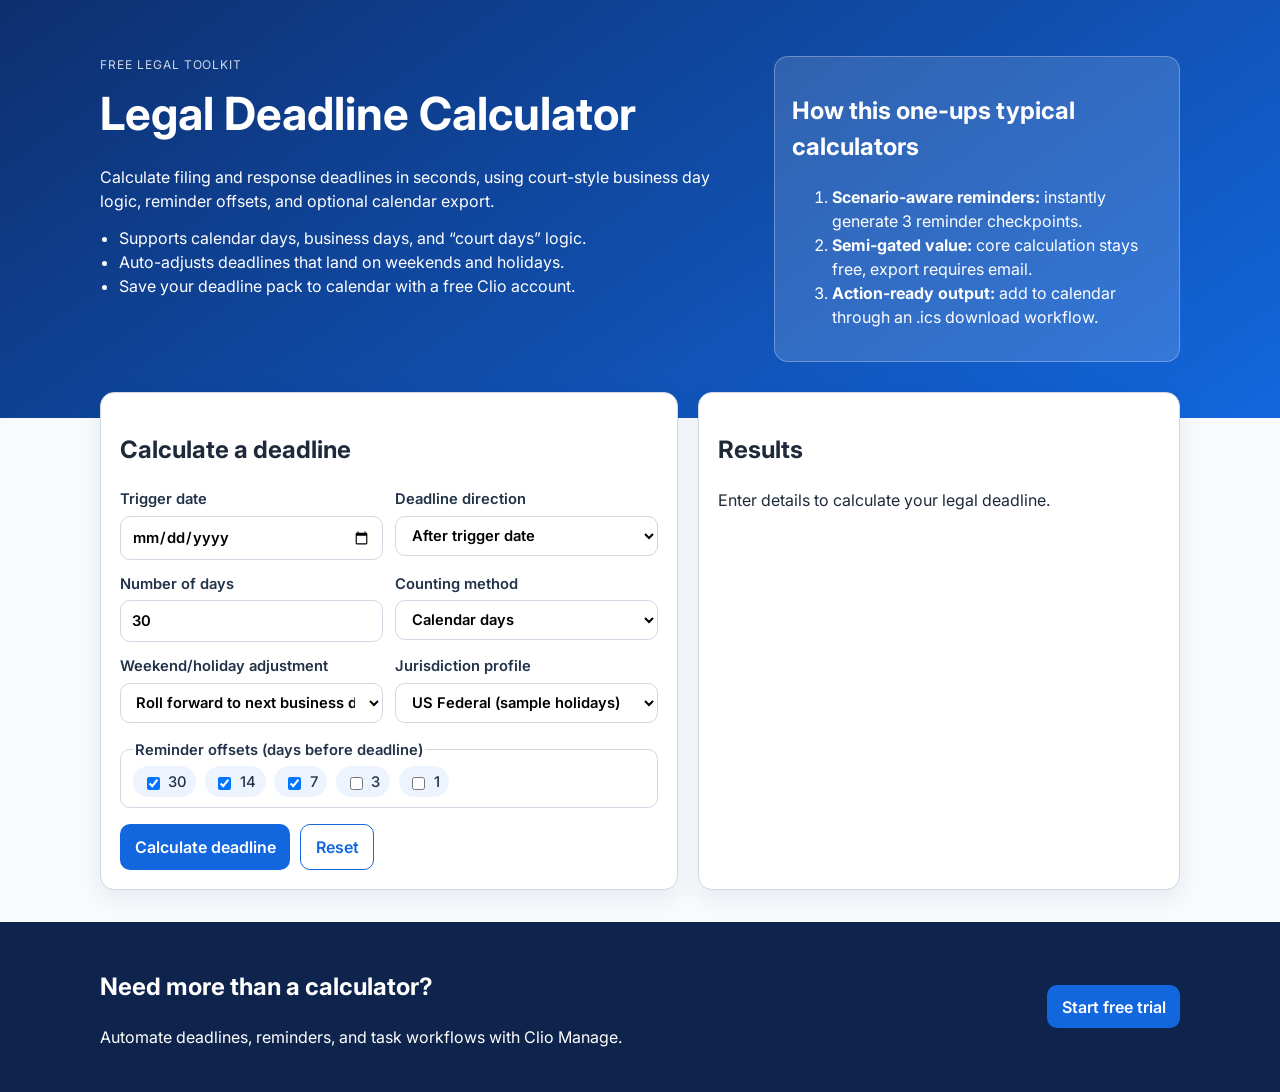
<file: index.html>
<!doctype html>
<html lang="en">
  <head>
    <meta charset="UTF-8" />
    <meta name="viewport" content="width=device-width, initial-scale=1.0" />
    <title>Clio Legal Deadline Calculator</title>
    <link rel="preconnect" href="https://fonts.googleapis.com" />
    <link rel="preconnect" href="https://fonts.gstatic.com" crossorigin />
    <link
      href="https://fonts.googleapis.com/css2?family=Inter:wght@400;500;600;700;800&display=swap"
      rel="stylesheet"
    />
    <link rel="stylesheet" href="styles.css" />
  </head>
  <body>
    <header class="hero">
      <div class="container hero-grid">
        <div>
          <p class="eyebrow">Free Legal Toolkit</p>
          <h1>Legal Deadline Calculator</h1>
          <p class="hero-copy">
            Calculate filing and response deadlines in seconds, using court-style business day logic,
            reminder offsets, and optional calendar export.
          </p>
          <ul class="hero-list">
            <li>Supports calendar days, business days, and “court days” logic.</li>
            <li>Auto-adjusts deadlines that land on weekends and holidays.</li>
            <li>Save your deadline pack to calendar with a free Clio account.</li>
          </ul>
        </div>
        <aside class="insight-card">
          <h2>How this one-ups typical calculators</h2>
          <ol>
            <li><strong>Scenario-aware reminders:</strong> instantly generate 3 reminder checkpoints.</li>
            <li><strong>Semi-gated value:</strong> core calculation stays free, export requires email.</li>
            <li><strong>Action-ready output:</strong> add to calendar through an .ics download workflow.</li>
          </ol>
        </aside>
      </div>
    </header>

    <main class="container main-grid">
      <section class="card" aria-labelledby="calculator-heading">
        <h2 id="calculator-heading">Calculate a deadline</h2>
        <form id="calculator-form">
          <div class="field-grid">
            <label>
              Trigger date
              <input required type="date" id="triggerDate" />
            </label>

            <label>
              Deadline direction
              <select id="direction">
                <option value="after">After trigger date</option>
                <option value="before">Before trigger date</option>
              </select>
            </label>

            <label>
              Number of days
              <input required type="number" min="1" max="3650" value="30" id="dayCount" />
            </label>

            <label>
              Counting method
              <select id="countMethod">
                <option value="calendar">Calendar days</option>
                <option value="business">Business days (Mon–Fri)</option>
                <option value="court">Court days (Mon–Fri + holidays)</option>
              </select>
            </label>

            <label>
              Weekend/holiday adjustment
              <select id="rollRule">
                <option value="next">Roll forward to next business day</option>
                <option value="previous">Roll backward to previous business day</option>
                <option value="none">No adjustment</option>
              </select>
            </label>

            <label>
              Jurisdiction profile
              <select id="jurisdiction">
                <option value="federal">US Federal (sample holidays)</option>
                <option value="california">California (sample holidays)</option>
                <option value="newyork">New York (sample holidays)</option>
              </select>
            </label>
          </div>

          <fieldset class="reminder-group">
            <legend>Reminder offsets (days before deadline)</legend>
            <div class="chips">
              <label><input type="checkbox" value="30" checked />30</label>
              <label><input type="checkbox" value="14" checked />14</label>
              <label><input type="checkbox" value="7" checked />7</label>
              <label><input type="checkbox" value="3" />3</label>
              <label><input type="checkbox" value="1" />1</label>
            </div>
          </fieldset>

          <div class="actions">
            <button type="submit">Calculate deadline</button>
            <button type="button" id="resetBtn" class="ghost">Reset</button>
          </div>
        </form>
      </section>

      <section class="card output" aria-live="polite">
        <h2>Results</h2>
        <div id="resultEmpty">Enter details to calculate your legal deadline.</div>
        <div id="resultContent" hidden>
          <p class="deadline" id="deadlineText"></p>
          <p id="metaText"></p>

          <h3>Suggested reminders</h3>
          <ul id="reminderList"></ul>

          <div class="actions">
            <button type="button" id="downloadIcs">Download .ics file</button>
            <button type="button" id="connectCalendar" class="ghost">Connect calendar in Clio</button>
          </div>
        </div>
      </section>
    </main>

    <section class="cta-strip">
      <div class="container cta-inner">
        <div>
          <h2>Need more than a calculator?</h2>
          <p>Automate deadlines, reminders, and task workflows with Clio Manage.</p>
        </div>
        <a href="#" class="cta-btn">Start free trial</a>
      </div>
    </section>

    <dialog id="leadDialog">
      <form method="dialog" id="leadForm">
        <h2>Save this deadline to your calendar</h2>
        <p>
          Core calculations are always free. Enter your details to download calendar events and get
          deadline updates.
        </p>
        <label>
          Work email
          <input type="email" id="leadEmail" required placeholder="you@firm.com" />
        </label>
        <label>
          Firm name
          <input type="text" id="leadFirm" required placeholder="Example Law LLP" />
        </label>
        <menu>
          <button value="cancel" class="ghost" type="button" id="closeDialog">Cancel</button>
          <button value="default" type="submit">Unlock export</button>
        </menu>
      </form>
    </dialog>

    <script src="app.js"></script>
  </body>
</html>
</file>
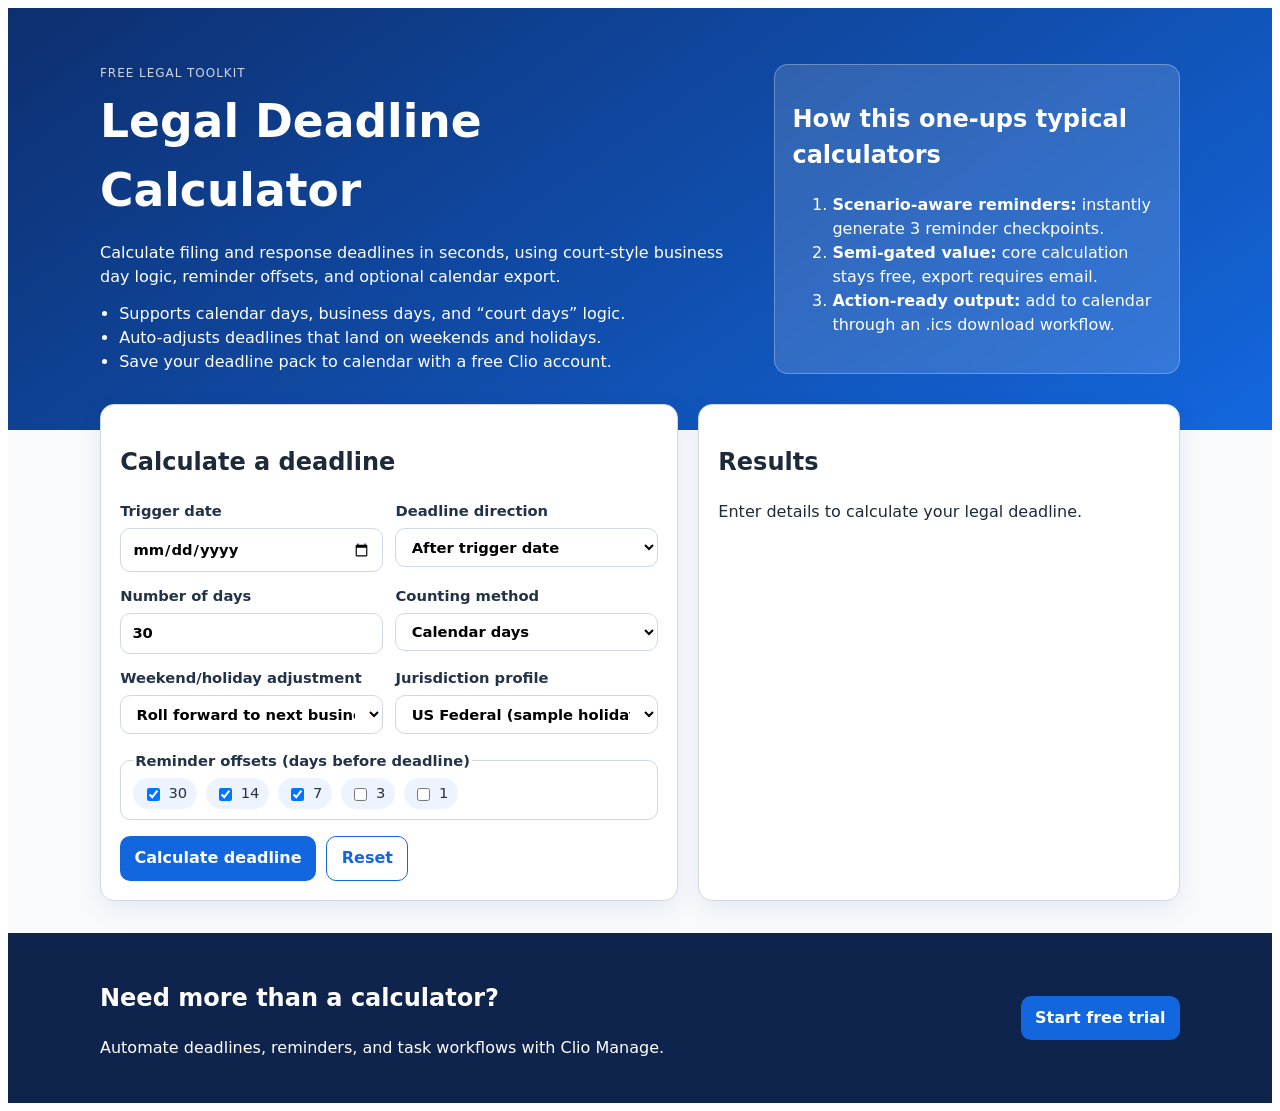
<file: wordpress-inline.html>
<!doctype html>
<html lang="en">
<head>
  <meta charset="UTF-8" />
  <meta name="viewport" content="width=device-width, initial-scale=1.0" />
  <title>Clio Legal Deadline Calculator</title>
  <style>
    :root {
      --clio-navy: #0d2f6f;
      --clio-blue: #1367de;
      --clio-light: #edf4ff;
      --clio-ink: #1e2a39;
      --clio-border: #cfd8e3;
      --radius: 14px;
    }

    * { box-sizing: border-box; }

    .clio-calculator-wrap {
      margin: 0;
      font-family: Inter, system-ui, -apple-system, Segoe UI, Roboto, Helvetica, Arial, sans-serif;
      color: var(--clio-ink);
      background: #f8fafc;
      line-height: 1.5;
    }

    .clio-calculator-wrap .container {
      width: min(1080px, 92vw);
      margin: 0 auto;
    }

    .clio-calculator-wrap .hero {
      background: linear-gradient(145deg, #0d2f6f, #1367de);
      color: white;
      padding: 3.5rem 0;
    }

    .clio-calculator-wrap .hero-grid {
      display: grid;
      gap: 1.5rem;
      grid-template-columns: 1.6fr 1fr;
    }

    .clio-calculator-wrap .eyebrow {
      text-transform: uppercase;
      letter-spacing: 0.08em;
      font-size: 0.75rem;
      margin: 0;
      opacity: 0.8;
    }

    .clio-calculator-wrap h1 {
      font-size: clamp(2rem, 4vw, 2.85rem);
      margin: 0.4rem 0 1rem;
      color: white;
    }

    .clio-calculator-wrap .hero-copy { margin-bottom: 0.8rem; max-width: 62ch; }
    .clio-calculator-wrap .hero-list { margin: 0; padding-left: 1.2rem; }

    .clio-calculator-wrap .insight-card {
      background: rgba(255, 255, 255, 0.14);
      border: 1px solid rgba(255, 255, 255, 0.28);
      border-radius: var(--radius);
      padding: 1rem 1.1rem;
      backdrop-filter: blur(2px);
    }

    .clio-calculator-wrap .main-grid {
      display: grid;
      grid-template-columns: 1.2fr 1fr;
      gap: 1.25rem;
      margin: -1.6rem auto 2rem;
    }

    .clio-calculator-wrap .card {
      background: white;
      border: 1px solid var(--clio-border);
      border-radius: var(--radius);
      padding: 1.2rem;
      box-shadow: 0 8px 24px rgba(13, 47, 111, 0.08);
    }

    .clio-calculator-wrap .field-grid {
      display: grid;
      grid-template-columns: repeat(2, minmax(0, 1fr));
      gap: 0.8rem;
    }

    .clio-calculator-wrap label,
    .clio-calculator-wrap legend {
      font-weight: 600;
      font-size: 0.92rem;
      color: #223249;
      display: block;
    }

    .clio-calculator-wrap input,
    .clio-calculator-wrap select,
    .clio-calculator-wrap button { font: inherit; }

    .clio-calculator-wrap input,
    .clio-calculator-wrap select {
      margin-top: 0.35rem;
      width: 100%;
      border: 1px solid var(--clio-border);
      border-radius: 10px;
      padding: 0.56rem 0.7rem;
      background: white;
    }

    .clio-calculator-wrap fieldset {
      border: 1px solid var(--clio-border);
      border-radius: 10px;
      margin: 1rem 0;
    }

    .clio-calculator-wrap .chips {
      display: flex;
      flex-wrap: wrap;
      gap: 0.55rem;
    }

    .clio-calculator-wrap .chips label {
      display: inline-flex;
      align-items: center;
      gap: 0.35rem;
      background: var(--clio-light);
      border-radius: 999px;
      padding: 0.28rem 0.6rem;
      font-weight: 500;
    }

    .clio-calculator-wrap .actions {
      display: flex;
      gap: 0.65rem;
      flex-wrap: wrap;
    }

    .clio-calculator-wrap button,
    .clio-calculator-wrap .cta-btn {
      background: var(--clio-blue);
      color: white;
      border: 0;
      border-radius: 10px;
      padding: 0.6rem 0.9rem;
      font-weight: 600;
      cursor: pointer;
      text-decoration: none;
      display: inline-block;
    }

    .clio-calculator-wrap button.ghost {
      background: transparent;
      color: var(--clio-blue);
      border: 1px solid var(--clio-blue);
    }

    .clio-calculator-wrap .output .deadline {
      font-size: 1.45rem;
      font-weight: 800;
      margin: 0.2rem 0;
      color: var(--clio-navy);
    }

    .clio-calculator-wrap #reminderList { padding-left: 1.1rem; margin-bottom: 1rem; }

    .clio-calculator-wrap .cta-strip {
      background: #0f244d;
      color: white;
      padding: 1.7rem 0;
    }

    .clio-calculator-wrap .cta-inner {
      display: flex;
      justify-content: space-between;
      gap: 1rem;
      align-items: center;
    }

    .clio-calculator-wrap dialog {
      border: 0;
      border-radius: 14px;
      width: min(470px, 92vw);
      padding: 0;
    }

    .clio-calculator-wrap dialog::backdrop { background: rgba(5, 21, 45, 0.45); }
    .clio-calculator-wrap #leadForm { padding: 1.2rem; }

    .clio-calculator-wrap menu {
      display: flex;
      justify-content: end;
      gap: 0.5rem;
      padding: 0;
      margin-top: 1rem;
    }

    @media (max-width: 880px) {
      .clio-calculator-wrap .hero-grid,
      .clio-calculator-wrap .main-grid,
      .clio-calculator-wrap .cta-inner,
      .clio-calculator-wrap .field-grid {
        grid-template-columns: 1fr;
        display: grid;
      }
    }
  </style>
</head>
<body>
  <div class="clio-calculator-wrap">
    <header class="hero">
      <div class="container hero-grid">
        <div>
          <p class="eyebrow">Free Legal Toolkit</p>
          <h1>Legal Deadline Calculator</h1>
          <p class="hero-copy">Calculate filing and response deadlines in seconds, using court-style business day logic, reminder offsets, and optional calendar export.</p>
          <ul class="hero-list">
            <li>Supports calendar days, business days, and “court days” logic.</li>
            <li>Auto-adjusts deadlines that land on weekends and holidays.</li>
            <li>Save your deadline pack to calendar with a free Clio account.</li>
          </ul>
        </div>
        <aside class="insight-card">
          <h2>How this one-ups typical calculators</h2>
          <ol>
            <li><strong>Scenario-aware reminders:</strong> instantly generate 3 reminder checkpoints.</li>
            <li><strong>Semi-gated value:</strong> core calculation stays free, export requires email.</li>
            <li><strong>Action-ready output:</strong> add to calendar through an .ics download workflow.</li>
          </ol>
        </aside>
      </div>
    </header>

    <main class="container main-grid">
      <section class="card" aria-labelledby="calculator-heading">
        <h2 id="calculator-heading">Calculate a deadline</h2>
        <form id="calculator-form-inline">
          <div class="field-grid">
            <label>Trigger date<input required type="date" id="triggerDate-inline" /></label>
            <label>Deadline direction
              <select id="direction-inline">
                <option value="after">After trigger date</option>
                <option value="before">Before trigger date</option>
              </select>
            </label>
            <label>Number of days<input required type="number" min="1" max="3650" value="30" id="dayCount-inline" /></label>
            <label>Counting method
              <select id="countMethod-inline">
                <option value="calendar">Calendar days</option>
                <option value="business">Business days (Mon–Fri)</option>
                <option value="court">Court days (Mon–Fri + holidays)</option>
              </select>
            </label>
            <label>Weekend/holiday adjustment
              <select id="rollRule-inline">
                <option value="next">Roll forward to next business day</option>
                <option value="previous">Roll backward to previous business day</option>
                <option value="none">No adjustment</option>
              </select>
            </label>
            <label>Jurisdiction profile
              <select id="jurisdiction-inline">
                <option value="federal">US Federal (sample holidays)</option>
                <option value="california">California (sample holidays)</option>
                <option value="newyork">New York (sample holidays)</option>
              </select>
            </label>
          </div>

          <fieldset class="reminder-group">
            <legend>Reminder offsets (days before deadline)</legend>
            <div class="chips">
              <label><input type="checkbox" value="30" checked />30</label>
              <label><input type="checkbox" value="14" checked />14</label>
              <label><input type="checkbox" value="7" checked />7</label>
              <label><input type="checkbox" value="3" />3</label>
              <label><input type="checkbox" value="1" />1</label>
            </div>
          </fieldset>

          <div class="actions">
            <button type="submit">Calculate deadline</button>
            <button type="button" id="resetBtn-inline" class="ghost">Reset</button>
          </div>
        </form>
      </section>

      <section class="card output" aria-live="polite">
        <h2>Results</h2>
        <div id="resultEmpty-inline">Enter details to calculate your legal deadline.</div>
        <div id="resultContent-inline" hidden>
          <p class="deadline" id="deadlineText-inline"></p>
          <p id="metaText-inline"></p>
          <h3>Suggested reminders</h3>
          <ul id="reminderList-inline"></ul>
          <div class="actions">
            <button type="button" id="downloadIcs-inline">Download .ics file</button>
            <button type="button" id="connectCalendar-inline" class="ghost">Connect calendar in Clio</button>
          </div>
        </div>
      </section>
    </main>

    <section class="cta-strip">
      <div class="container cta-inner">
        <div>
          <h2>Need more than a calculator?</h2>
          <p>Automate deadlines, reminders, and task workflows with Clio Manage.</p>
        </div>
        <a href="#" class="cta-btn">Start free trial</a>
      </div>
    </section>

    <dialog id="leadDialog-inline">
      <form method="dialog" id="leadForm-inline">
        <h2>Save this deadline to your calendar</h2>
        <p>Core calculations are always free. Enter your details to download calendar events and get deadline updates.</p>
        <label>Work email<input type="email" id="leadEmail-inline" required placeholder="you@firm.com" /></label>
        <label>Firm name<input type="text" id="leadFirm-inline" required placeholder="Example Law LLP" /></label>
        <menu>
          <button value="cancel" class="ghost" type="button" id="closeDialog-inline">Cancel</button>
          <button value="default" type="submit">Unlock export</button>
        </menu>
      </form>
    </dialog>
  </div>

  <script>
    (function () {
      const form = document.getElementById('calculator-form-inline');
      const resultEmpty = document.getElementById('resultEmpty-inline');
      const resultContent = document.getElementById('resultContent-inline');
      const deadlineText = document.getElementById('deadlineText-inline');
      const metaText = document.getElementById('metaText-inline');
      const reminderList = document.getElementById('reminderList-inline');
      const leadDialog = document.getElementById('leadDialog-inline');

      const holidayProfiles = {
        federal: ['01-01', '07-04', '11-11', '12-25'],
        california: ['01-01', '03-31', '07-04', '11-28', '12-25'],
        newyork: ['01-01', '02-12', '07-04', '11-28', '12-25']
      };

      let latestResult = null;
      let exportUnlocked = false;

      function isWeekend(date) {
        const day = date.getDay();
        return day === 0 || day === 6;
      }

      function isHoliday(date, profile) {
        const monthDay = `${String(date.getMonth() + 1).padStart(2, '0')}-${String(date.getDate()).padStart(2, '0')}`;
        return holidayProfiles[profile].includes(monthDay);
      }

      function isBusinessDay(date, profile) {
        return !isWeekend(date) && !isHoliday(date, profile);
      }

      function moveByOne(date, direction) {
        const next = new Date(date);
        next.setDate(next.getDate() + (direction === 'after' ? 1 : -1));
        return next;
      }

      function calculateDeadline({ triggerDate, direction, dayCount, countMethod, rollRule, jurisdiction }) {
        let current = new Date(`${triggerDate}T00:00:00`);

        if (countMethod === 'calendar') {
          current.setDate(current.getDate() + (direction === 'after' ? dayCount : -dayCount));
        } else {
          let traversed = 0;
          while (traversed < dayCount) {
            current = moveByOne(current, direction);
            if (countMethod === 'business' && !isWeekend(current)) traversed += 1;
            if (countMethod === 'court' && isBusinessDay(current, jurisdiction)) traversed += 1;
          }
        }

        if (rollRule !== 'none') {
          while (!isBusinessDay(current, jurisdiction)) {
            current = moveByOne(current, rollRule === 'next' ? 'after' : 'before');
          }
        }

        return current;
      }

      function formatDate(date) {
        return new Intl.DateTimeFormat('en-US', { weekday: 'long', year: 'numeric', month: 'long', day: 'numeric' }).format(date);
      }

      function toIcsDate(date) {
        const y = date.getUTCFullYear();
        const m = String(date.getUTCMonth() + 1).padStart(2, '0');
        const d = String(date.getUTCDate()).padStart(2, '0');
        return `${y}${m}${d}`;
      }

      function downloadICS() {
        if (!latestResult) return;

        const deadlineDate = toIcsDate(latestResult.deadline);
        const reminders = latestResult.reminders.map((entry, idx) => {
          const date = toIcsDate(entry.date);
          return `BEGIN:VEVENT\nUID:reminder-${idx}@clio\nDTSTAMP:${deadlineDate}T120000Z\nDTSTART;VALUE=DATE:${date}\nSUMMARY:Reminder: legal deadline in ${entry.offset} day(s)\nEND:VEVENT`;
        }).join('\n');

        const content = `BEGIN:VCALENDAR\nVERSION:2.0\nPRODID:-//Clio//Deadline Calculator//EN\nBEGIN:VEVENT\nUID:deadline-main@clio\nDTSTAMP:${deadlineDate}T120000Z\nDTSTART;VALUE=DATE:${deadlineDate}\nSUMMARY:Legal deadline\nEND:VEVENT\n${reminders}\nEND:VCALENDAR`;

        const blob = new Blob([content], { type: 'text/calendar;charset=utf-8' });
        const link = document.createElement('a');
        link.href = URL.createObjectURL(blob);
        link.download = 'legal-deadline.ics';
        link.click();
        URL.revokeObjectURL(link.href);
      }

      form.addEventListener('submit', function (event) {
        event.preventDefault();

        const data = {
          triggerDate: document.getElementById('triggerDate-inline').value,
          direction: document.getElementById('direction-inline').value,
          dayCount: Number(document.getElementById('dayCount-inline').value),
          countMethod: document.getElementById('countMethod-inline').value,
          rollRule: document.getElementById('rollRule-inline').value,
          jurisdiction: document.getElementById('jurisdiction-inline').value
        };

        const selectedOffsets = Array.from(form.querySelectorAll('.chips input:checked')).map(function (checkbox) {
          return Number(checkbox.value);
        }).sort(function (a, b) { return b - a; });

        const deadline = calculateDeadline(data);
        const reminders = selectedOffsets.map(function (offset) {
          return { offset, date: new Date(deadline.getFullYear(), deadline.getMonth(), deadline.getDate() - offset) };
        }).filter(function (entry) { return !Number.isNaN(entry.date.getTime()); });

        latestResult = { data, deadline, reminders };

        deadlineText.textContent = formatDate(deadline);
        metaText.textContent = `${data.dayCount} ${data.countMethod} day(s), ${data.direction} ${data.triggerDate}, ${data.rollRule === 'none' ? 'no roll adjustment' : `${data.rollRule} roll adjustment`}, ${data.jurisdiction} profile.`;
        reminderList.innerHTML = reminders.length
          ? reminders.map(function (entry) { return `<li>${entry.offset} day reminder — ${formatDate(entry.date)}</li>`; }).join('')
          : '<li>No reminders selected.</li>';

        resultEmpty.hidden = true;
        resultContent.hidden = false;
      });

      document.getElementById('resetBtn-inline').addEventListener('click', function () {
        form.reset();
        resultContent.hidden = true;
        resultEmpty.hidden = false;
        latestResult = null;
      });

      document.getElementById('downloadIcs-inline').addEventListener('click', function () {
        if (!exportUnlocked) {
          leadDialog.showModal();
          return;
        }
        downloadICS();
      });

      document.getElementById('connectCalendar-inline').addEventListener('click', function () {
        if (!exportUnlocked) {
          leadDialog.showModal();
          return;
        }
        window.alert('Thanks! In production, this would connect to Clio calendar integrations.');
      });

      document.getElementById('closeDialog-inline').addEventListener('click', function () { leadDialog.close(); });

      document.getElementById('leadForm-inline').addEventListener('submit', function (event) {
        event.preventDefault();
        const email = document.getElementById('leadEmail-inline').value;
        const firm = document.getElementById('leadFirm-inline').value;
        if (!email || !firm) return;

        exportUnlocked = true;
        leadDialog.close();
        downloadICS();
      });
    })();
  </script>
</body>
</html>
</file>
<file: styles.css>
:root {
  --clio-navy: #0d2f6f;
  --clio-blue: #1367de;
  --clio-light: #edf4ff;
  --clio-ink: #1e2a39;
  --clio-muted: #546171;
  --clio-border: #cfd8e3;
  --radius: 14px;
}

* {
  box-sizing: border-box;
}

body {
  margin: 0;
  font-family: Inter, system-ui, -apple-system, Segoe UI, Roboto, Helvetica, Arial, sans-serif;
  color: var(--clio-ink);
  background: #f8fafc;
  line-height: 1.5;
}

.container {
  width: min(1080px, 92vw);
  margin: 0 auto;
}

.hero {
  background: linear-gradient(145deg, #0d2f6f, #1367de);
  color: white;
  padding: 3.5rem 0;
}

.hero-grid {
  display: grid;
  gap: 1.5rem;
  grid-template-columns: 1.6fr 1fr;
}

.eyebrow {
  text-transform: uppercase;
  letter-spacing: 0.08em;
  font-size: 0.75rem;
  margin: 0;
  opacity: 0.8;
}

h1 {
  font-size: clamp(2rem, 4vw, 2.85rem);
  margin: 0.4rem 0 1rem;
}

.hero-copy {
  margin-bottom: 0.8rem;
  max-width: 62ch;
}

.hero-list {
  margin: 0;
  padding-left: 1.2rem;
}

.insight-card {
  background: rgba(255, 255, 255, 0.14);
  border: 1px solid rgba(255, 255, 255, 0.28);
  border-radius: var(--radius);
  padding: 1rem 1.1rem;
  backdrop-filter: blur(2px);
}

.main-grid {
  display: grid;
  grid-template-columns: 1.2fr 1fr;
  gap: 1.25rem;
  margin: -1.6rem auto 2rem;
}

.card {
  background: white;
  border: 1px solid var(--clio-border);
  border-radius: var(--radius);
  padding: 1.2rem;
  box-shadow: 0 8px 24px rgba(13, 47, 111, 0.08);
}

.field-grid {
  display: grid;
  grid-template-columns: repeat(2, minmax(0, 1fr));
  gap: 0.8rem;
}

label,
legend {
  font-weight: 600;
  font-size: 0.92rem;
  color: #223249;
}

input,
select,
button {
  font: inherit;
}

input,
select {
  margin-top: 0.35rem;
  width: 100%;
  border: 1px solid var(--clio-border);
  border-radius: 10px;
  padding: 0.56rem 0.7rem;
  background: white;
}

fieldset {
  border: 1px solid var(--clio-border);
  border-radius: 10px;
  margin: 1rem 0;
}

.chips {
  display: flex;
  flex-wrap: wrap;
  gap: 0.55rem;
}

.chips label {
  display: inline-flex;
  align-items: center;
  gap: 0.35rem;
  background: var(--clio-light);
  border-radius: 999px;
  padding: 0.28rem 0.6rem;
  font-weight: 500;
}

.actions {
  display: flex;
  gap: 0.65rem;
  flex-wrap: wrap;
}

button,
.cta-btn {
  background: var(--clio-blue);
  color: white;
  border: 0;
  border-radius: 10px;
  padding: 0.6rem 0.9rem;
  font-weight: 600;
  cursor: pointer;
  text-decoration: none;
  display: inline-block;
}

button.ghost {
  background: transparent;
  color: var(--clio-blue);
  border: 1px solid var(--clio-blue);
}

.output .deadline {
  font-size: 1.45rem;
  font-weight: 800;
  margin: 0.2rem 0;
  color: var(--clio-navy);
}

#reminderList {
  padding-left: 1.1rem;
  margin-bottom: 1rem;
}

.cta-strip {
  background: #0f244d;
  color: white;
  padding: 1.7rem 0;
}

.cta-inner {
  display: flex;
  justify-content: space-between;
  gap: 1rem;
  align-items: center;
}

dialog {
  border: 0;
  border-radius: 14px;
  width: min(470px, 92vw);
  padding: 0;
}

dialog::backdrop {
  background: rgba(5, 21, 45, 0.45);
}

#leadForm {
  padding: 1.2rem;
}

menu {
  display: flex;
  justify-content: end;
  gap: 0.5rem;
  padding: 0;
  margin-top: 1rem;
}

@media (max-width: 880px) {
  .hero-grid,
  .main-grid,
  .cta-inner,
  .field-grid {
    grid-template-columns: 1fr;
    display: grid;
  }
}
</file>
